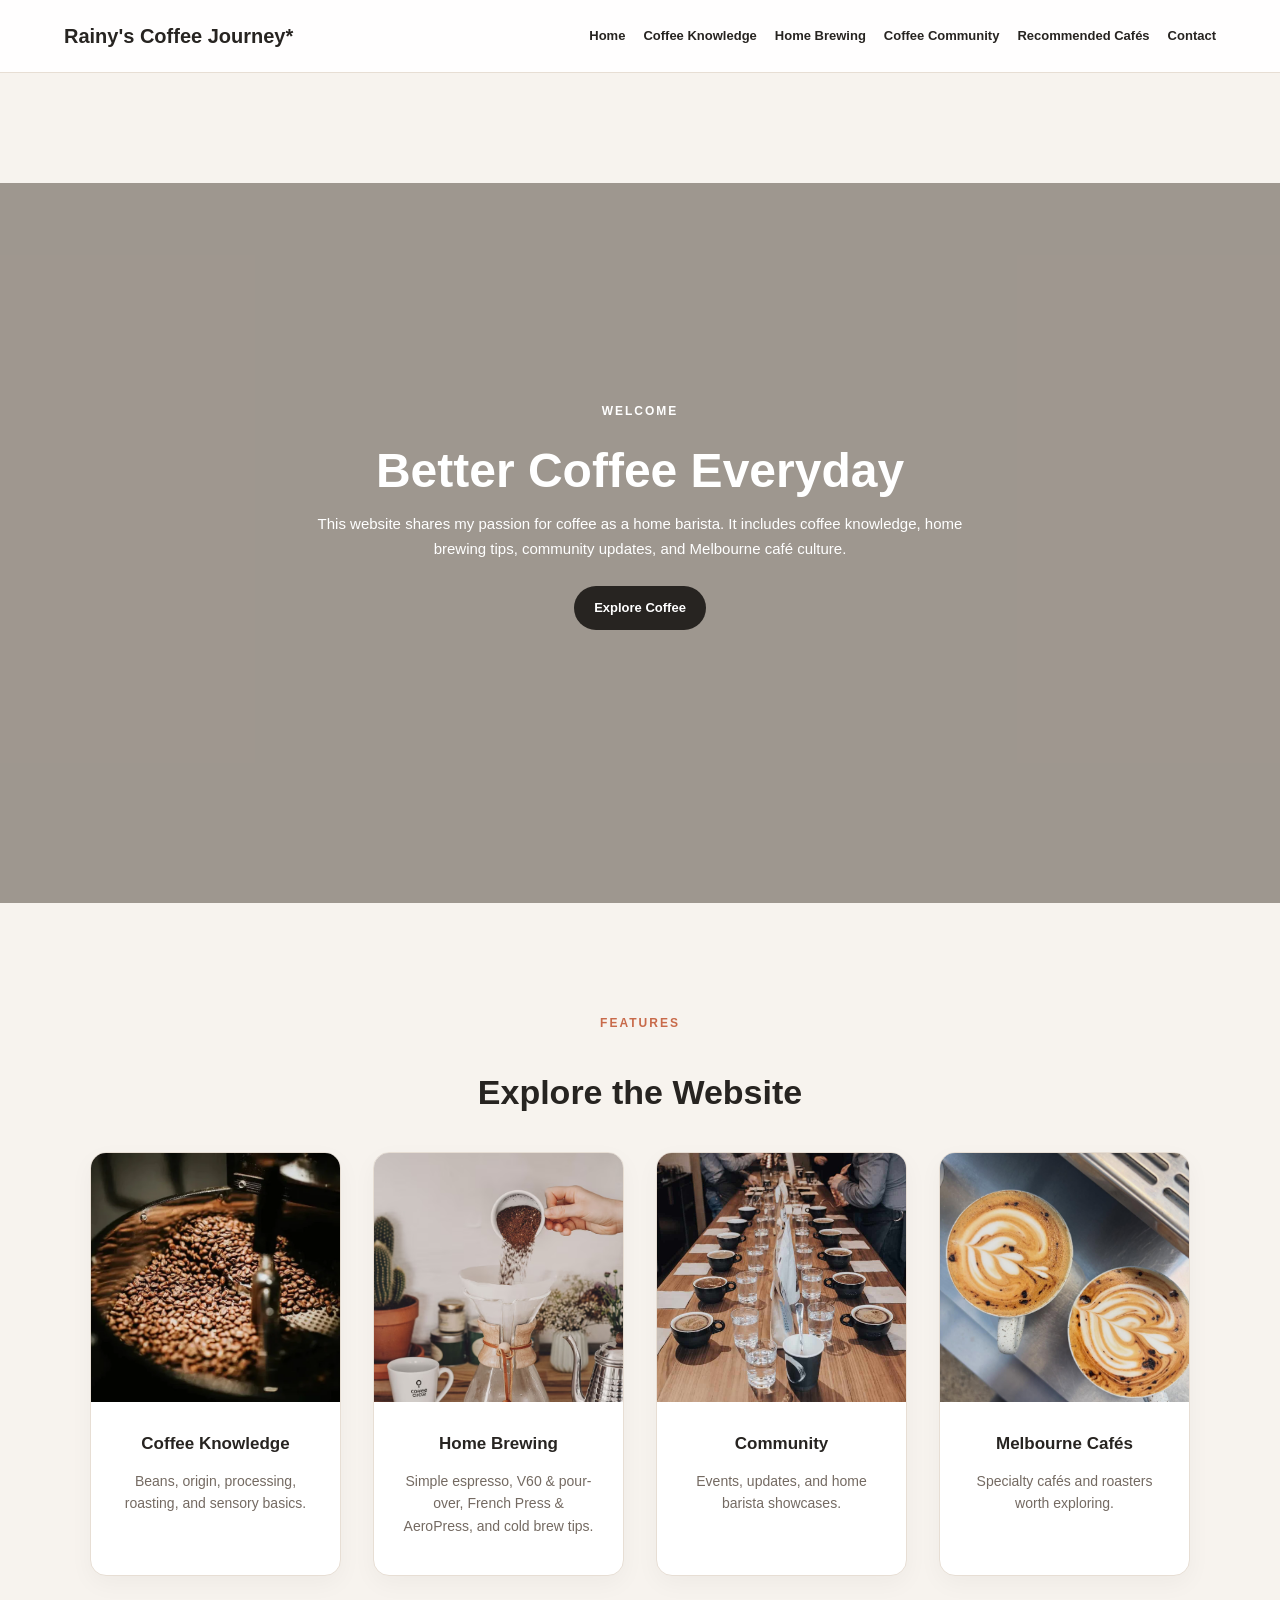
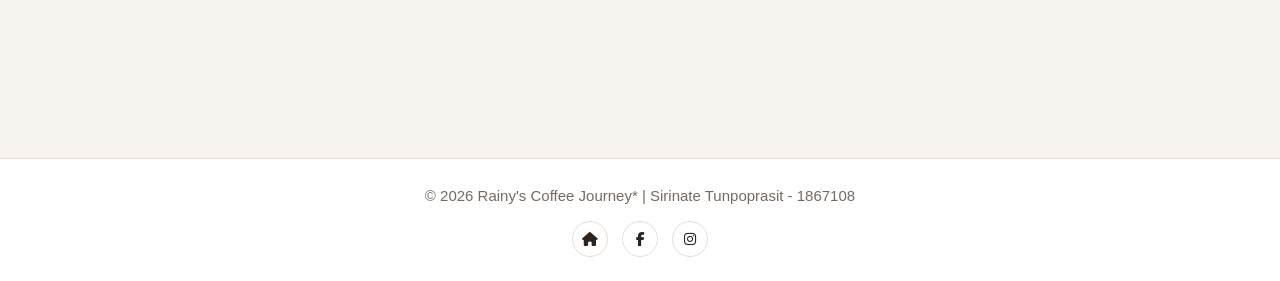
<file: index.html>
<!-- Sirinate Tunpoprasit - student id: 1867108 -->
<!-- This is the home page of my website. The page introduces the website with a hero video/banner, featured sections,
and navigation links to Basic Coffee Knowledge, Home Brewing Methods, Melbourne Cafés, Coffee Community, and Contact pages.
It is designed to provide a clean and modern specialty coffee experience for users -->

<!DOCTYPE html>
<html lang="en">
<head>
    <meta charset="UTF-8"> 
    <meta name="viewport" content="width=device-width, initial-scale=1.0">
    <title>Rainy's Coffee Journey* | Home</title>
    <link rel="stylesheet" href="style.css">
    <link rel="stylesheet" href="https://cdnjs.cloudflare.com/ajax/libs/font-awesome/6.5.0/css/all.min.css"> <!-- Font Awesome for social media icons in the footer -->
</head>
<body>

<header>
    <div class="container header-box">
        <h1>Rainy's Coffee Journey*</h1>
        <nav> <!-- Navigation menu used on all pages -->
            <a href="index.html">Home</a>
            <a href="02.basic.html">Coffee Knowledge</a>
            <a href="03.brewing.html">Home Brewing</a>
            <a href="04.community.html">Coffee Community</a>
            <a href="05.cafe.html">Recommended Cafés</a>
            <a href="06.contact.html">Contact</a>
        </nav>
    </div>
</header>

<main>
    <section class="welcome-video">
        <video autoplay muted loop playsinline>
            <source src="Rainy.mp4" type="video/mp4"> <!-- I added my video for background for welcome part -->
        </video>

        <div class="welcome-text">
            <p class="small-title">WELCOME</p>
            <h2>Better Coffee Everyday</h2>
            <p>This website shares my passion for coffee as a home barista. 
                It includes coffee knowledge, home brewing tips, community updates, and Melbourne café culture.</p>
            <a href="02.basic.html" class="button">Explore Coffee</a> <!-- Click button to explore coffee knowledge page -->
        </div>
    </section>

    <section class="container section-block">
        <p class="small-title">FEATURES</p>
        <h2>Explore the Website</h2>
        <div class="feature-box"> <!-- Show up features for all contents in my website, Coffee knowledge, Home brewing tips, Community updates, and recommended cafe around Melbourne -->
            <a href="02.basic.html" class="feature-card">
                <img src="knowledge.jpg" alt="Coffee knowledge">
                <h3>Coffee Knowledge</h3>
                <p>Beans, origin, processing, roasting, and sensory basics.</p>
            </a>
            <a href="03.brewing.html" class="feature-card">
                <img src="brewing.jpg" alt="Brewing coffee">
                <h3>Home Brewing</h3>
                <p>Simple espresso, V60 & pour-over, French Press & AeroPress, and cold brew tips.</p>
            </a>
            <a href="04.community.html" class="feature-card">
                <img src="community.jpg" alt="Coffee community">
                <h3>Community</h3>
                <p>Events, updates, and home barista showcases.</p>
            </a>
            <a href="05.cafe.html" class="feature-card">
                <img src="cafe.jpg" alt="Specialty cafe">
                <h3>Melbourne Cafés</h3>
                <p>Specialty cafés and roasters worth exploring.</p>
            </a>
        </div>
    </section>
</main>

<footer class="footer"> <!-- Footer with copyright and social media links -->
    <div class="footer-bottom">
        <p>&copy; 2026 Rainy's Coffee Journey* | Sirinate Tunpoprasit - 1867108</p>
    </div>

    <div class="footer-social"> <!-- Social media links are showing by icons -->
        <a href="index.html" class="home-btn"><i class="fa fa-home"></i></a> <!-- Home button to navigate back to the home page -->
        <a href="https://www.facebook.com/Siri.Jibibabazzz/" target="_blank" aria-label="Facebook">
            <i class="fab fa-facebook-f"></i></a>
        <a href="https://www.instagram.com/jibibabazzz/" target="_blank" aria-label="Instagram">
            <i class="fab fa-instagram"></i></a>
    </div>
</footer>

</body>
</html>
</file>
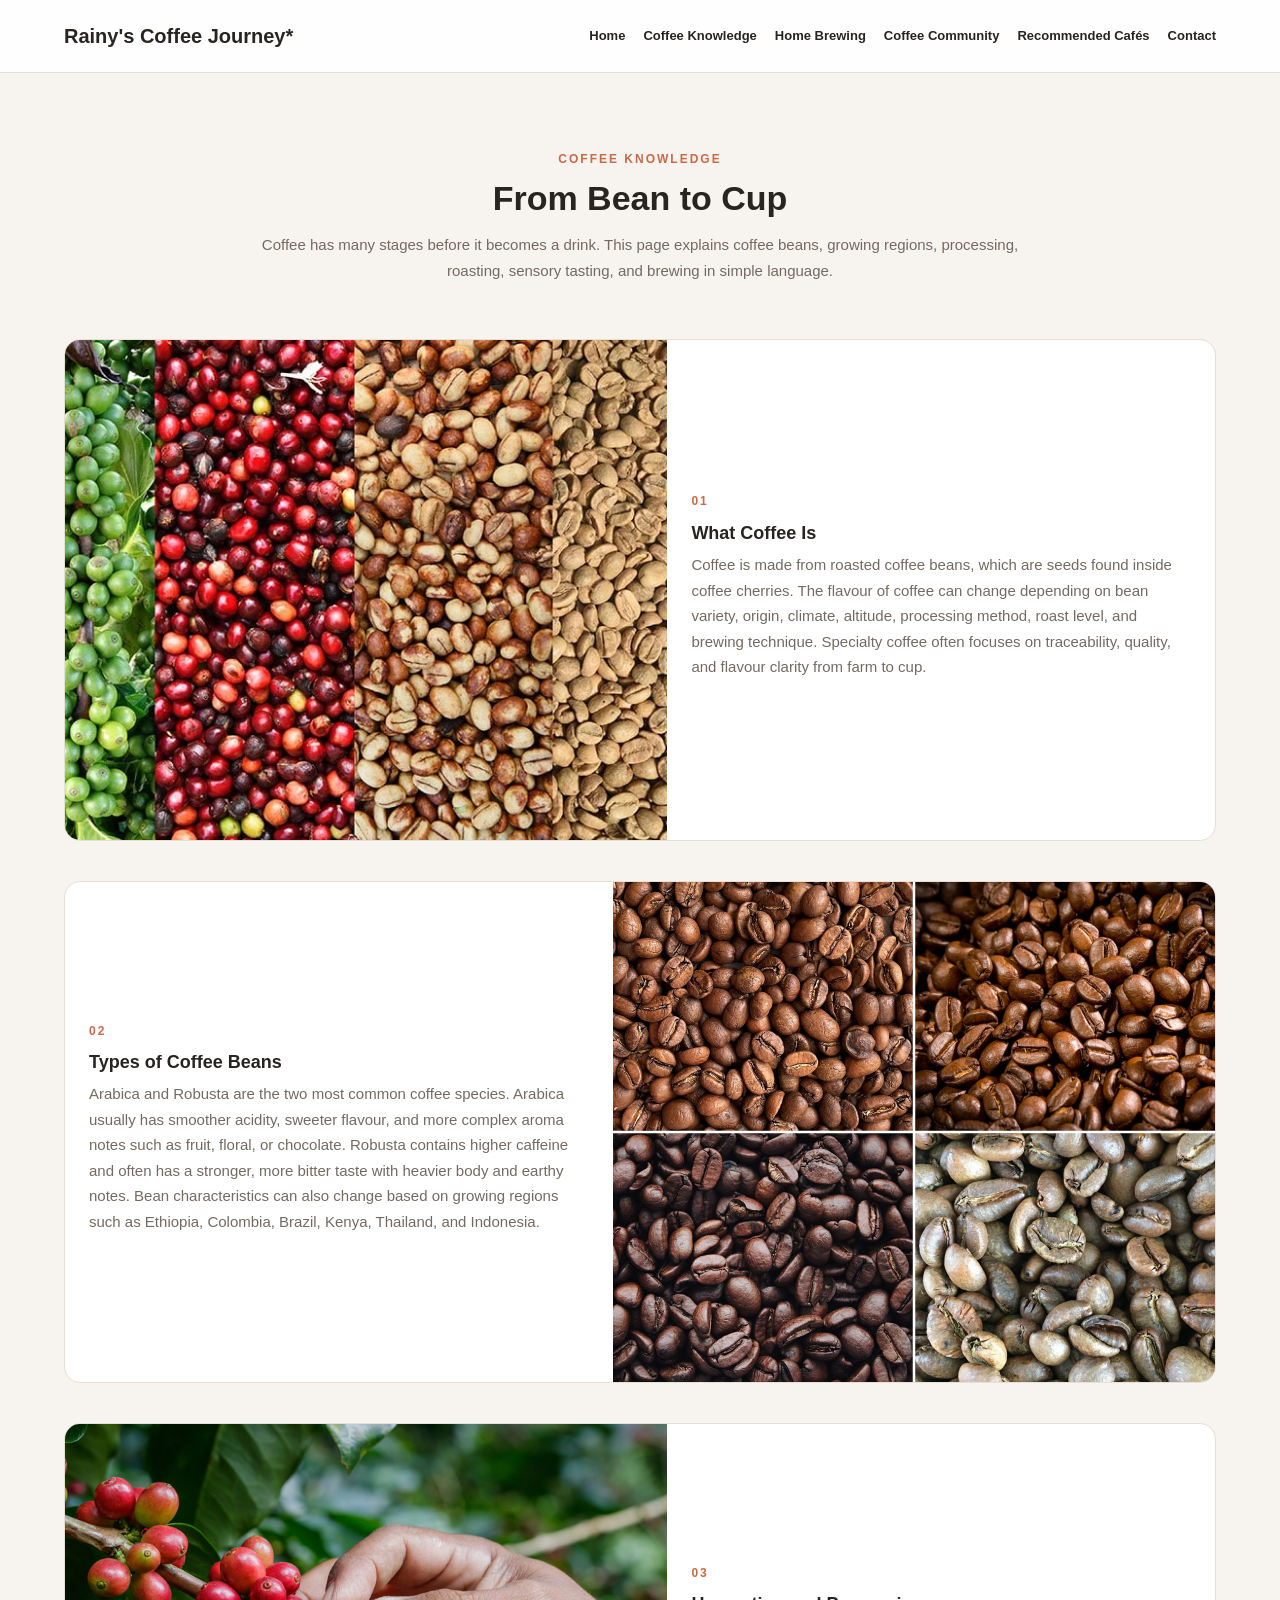
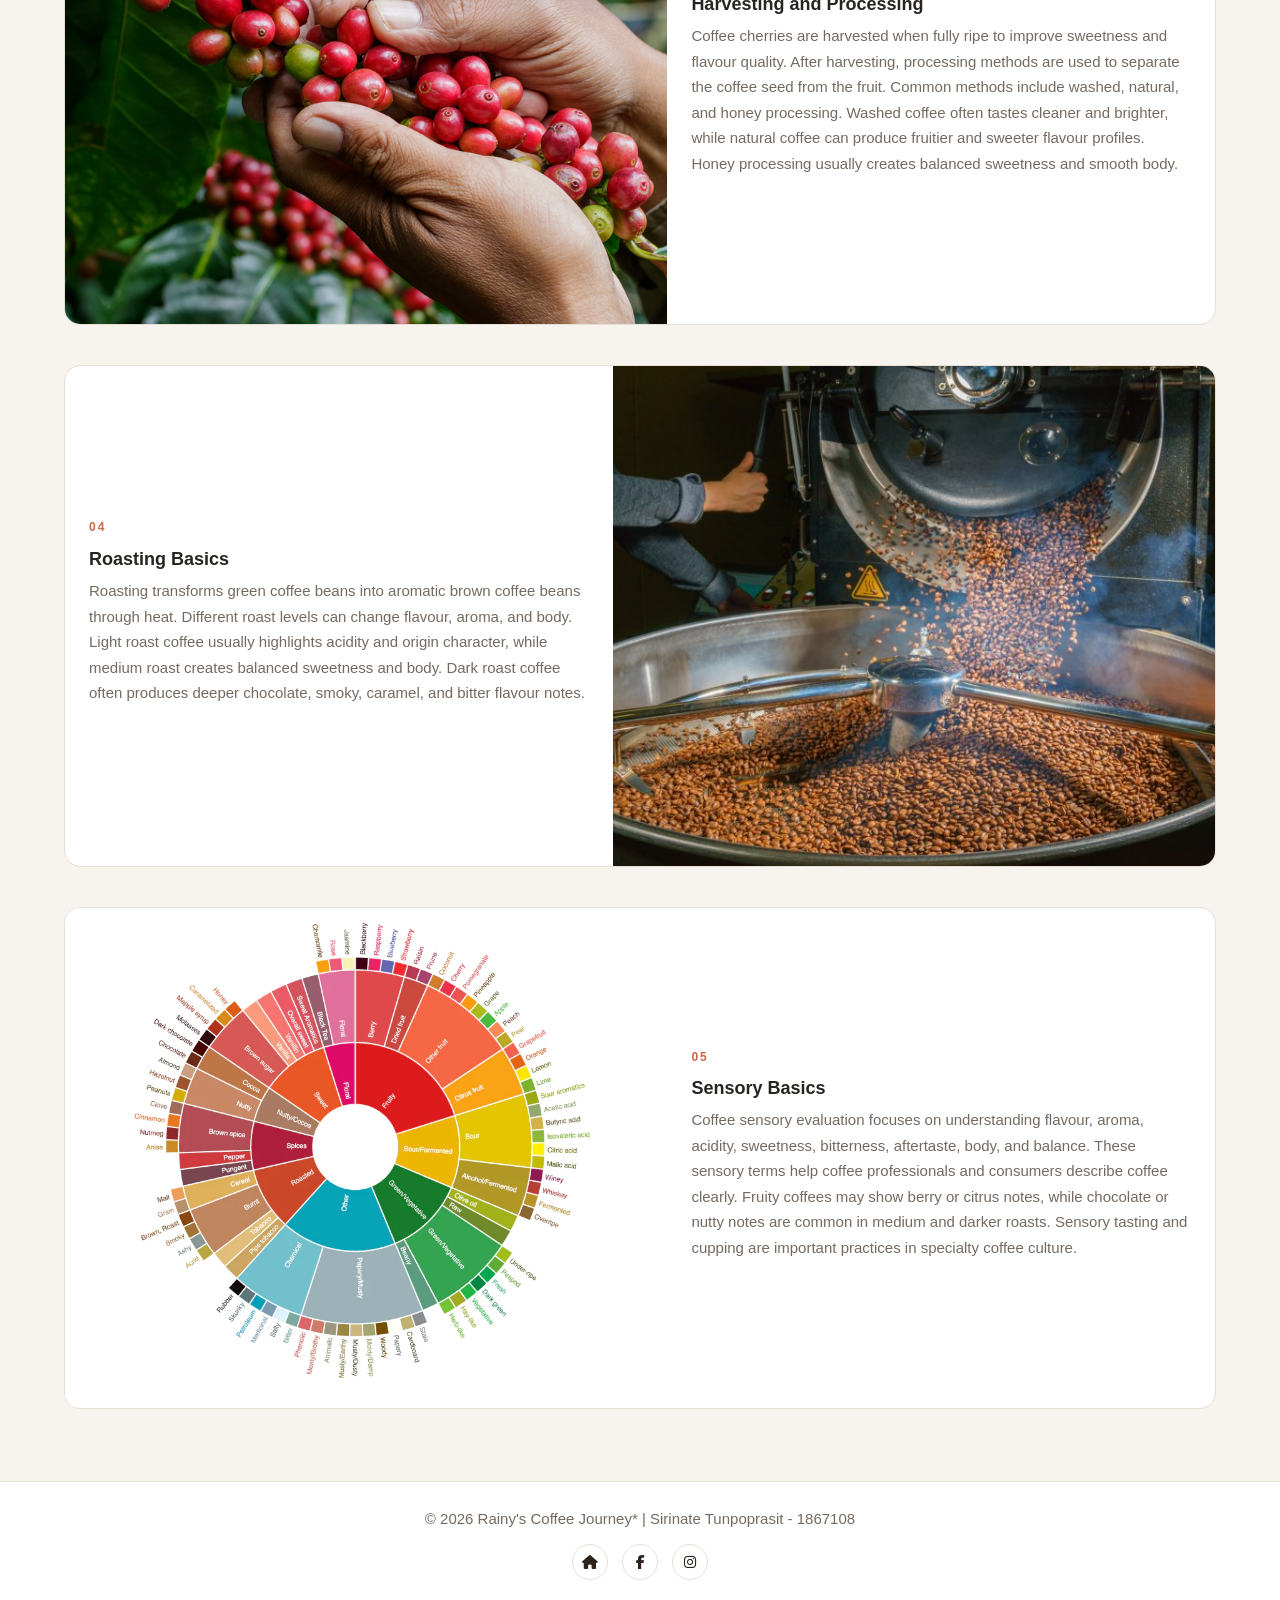
<file: 02.basic.html>
<!-- Sirinate Tunpoprasit - student id: 1867108 -->
<!-- This page introduces basic coffee knowledge, including coffee beans, roasting levels, processing methods,
and flavour profiles to help users better understand specialty coffee culture. -->

<!DOCTYPE html>
<html lang="en">
<head>
    <meta charset="UTF-8">
    <meta name="viewport" content="width=device-width, initial-scale=1.0">
    <title>Rainy's Coffee Journey* | Coffee Knowledge</title>
    <link rel="stylesheet" href="style.css">
    <link rel="stylesheet" href="https://cdnjs.cloudflare.com/ajax/libs/font-awesome/6.5.0/css/all.min.css">
</head>
<body>

<header>
    <div class="container header-box">
        <h1>Rainy's Coffee Journey*</h1>
        <nav> <!-- Navigation menu used on all pages -->
            <a href="index.html">Home</a>
            <a href="02.basic.html">Coffee Knowledge</a>
            <a href="03.brewing.html">Home Brewing</a>
            <a href="04.community.html">Coffee Community</a>
            <a href="05.cafe.html">Recommended Cafés</a>
            <a href="06.contact.html">Contact</a>
        </nav>
    </div>
</header>

<main class="container">
    <section class="page-intro">
        <p class="small-title">COFFEE KNOWLEDGE</p>
        <h2>From Bean to Cup</h2>
        <p>Coffee has many stages before it becomes a drink. This page explains coffee beans, growing regions, processing, roasting, sensory tasting, 
            and brewing in simple language.</p>
    </section>

    <section class="large-topic">
        <img src="bean.jpg" alt="Coffee beans">
        <div>
            <p class="small-title">01</p>
            <h3>What Coffee Is</h3>
            <p>Coffee is made from roasted coffee beans, which are seeds found inside coffee cherries.
                The flavour of coffee can change depending on bean variety, origin, climate,
                altitude, processing method, roast level, and brewing technique.
                Specialty coffee often focuses on traceability, quality, and flavour clarity from farm to cup.</p>
        </div>
    </section>

    <section class="large-topic reverse">
        <img src="arabica-robusta.jpg" alt="Arabica and Robusta beans">
        <div>
            <p class="small-title">02</p>
            <h3>Types of Coffee Beans</h3>
            <p>Arabica and Robusta are the two most common coffee species.
                Arabica usually has smoother acidity, sweeter flavour, and more complex aroma notes such as fruit, floral, or chocolate.
                Robusta contains higher caffeine and often has a stronger, more bitter taste with heavier body and earthy notes.
                Bean characteristics can also change based on growing regions such as Ethiopia, Colombia, Brazil, Kenya, Thailand, and Indonesia.</p>
        </div>
    </section>

    <section class="large-topic">
        <img src="harvest.jpg" alt="Coffee harvesting">
        <div>
            <p class="small-title">03</p>
            <h3>Harvesting and Processing</h3>
            <p>Coffee cherries are harvested when fully ripe to improve sweetness and flavour quality.
                After harvesting, processing methods are used to separate the coffee seed from the fruit.
                Common methods include washed, natural, and honey processing.
                Washed coffee often tastes cleaner and brighter, while natural coffee can produce fruitier and sweeter flavour profiles.
                Honey processing usually creates balanced sweetness and smooth body.</p>
        </div>
    </section>

    <section class="large-topic reverse">
        <img src="roasting.jpg" alt="Coffee roasting">
        <div>
            <p class="small-title">04</p>
            <h3>Roasting Basics</h3>
            <p>Roasting transforms green coffee beans into aromatic brown coffee beans through heat.
                Different roast levels can change flavour, aroma, and body.
                Light roast coffee usually highlights acidity and origin character, while medium roast creates balanced sweetness and body.
                Dark roast coffee often produces deeper chocolate, smoky, caramel, and bitter flavour notes.</p>
        </div>
    </section>

    <section class="large-topic">
        <img src="sensory.jpg" alt="Coffee sensory tasting">
        <div>
            <p class="small-title">05</p>
            <h3>Sensory Basics</h3>
            <p>Coffee sensory evaluation focuses on understanding flavour, aroma, acidity, sweetness, bitterness, aftertaste, body, and balance.
                These sensory terms help coffee professionals and consumers describe coffee clearly.
                Fruity coffees may show berry or citrus notes, while chocolate or nutty notes are common in medium and darker roasts.
                Sensory tasting and cupping are important practices in specialty coffee culture.</p>
        </div>
    </section>
</main>

<footer class="footer"> <!-- Footer with copyright and social media links -->
    <div class="footer-bottom">
        <p>&copy; 2026 Rainy's Coffee Journey* | Sirinate Tunpoprasit - 1867108</p>
    </div>

    <div class="footer-social"> <!-- Social media links are showing by icons -->
        <a href="index.html" class="home-btn"><i class="fa fa-home"></i></a> <!-- Home button to navigate back to the home page -->
        <a href="https://www.facebook.com/Siri.Jibibabazzz/" target="_blank" aria-label="Facebook">
            <i class="fab fa-facebook-f"></i></a>
        <a href="https://www.instagram.com/jibibabazzz/" target="_blank" aria-label="Instagram">
            <i class="fab fa-instagram"></i></a>
    </div>
</footer>

</body>
</html>
</file>
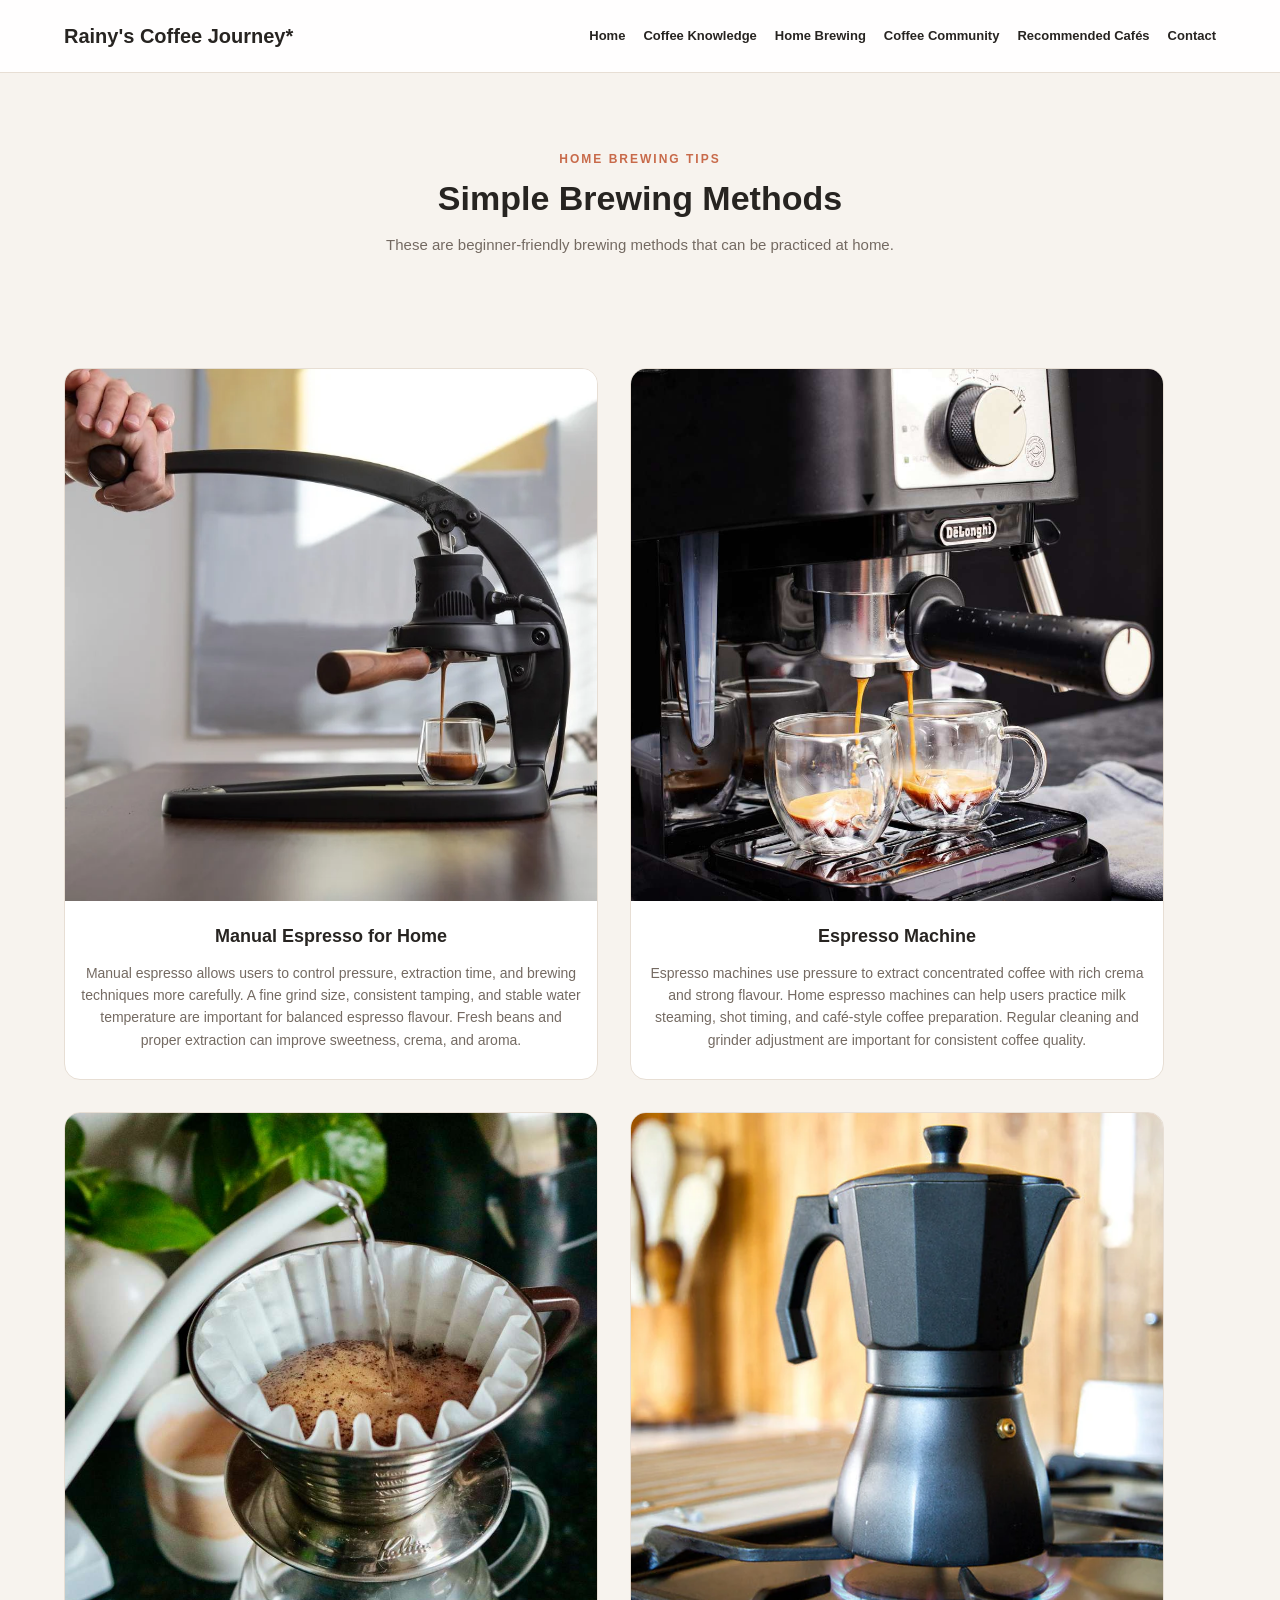
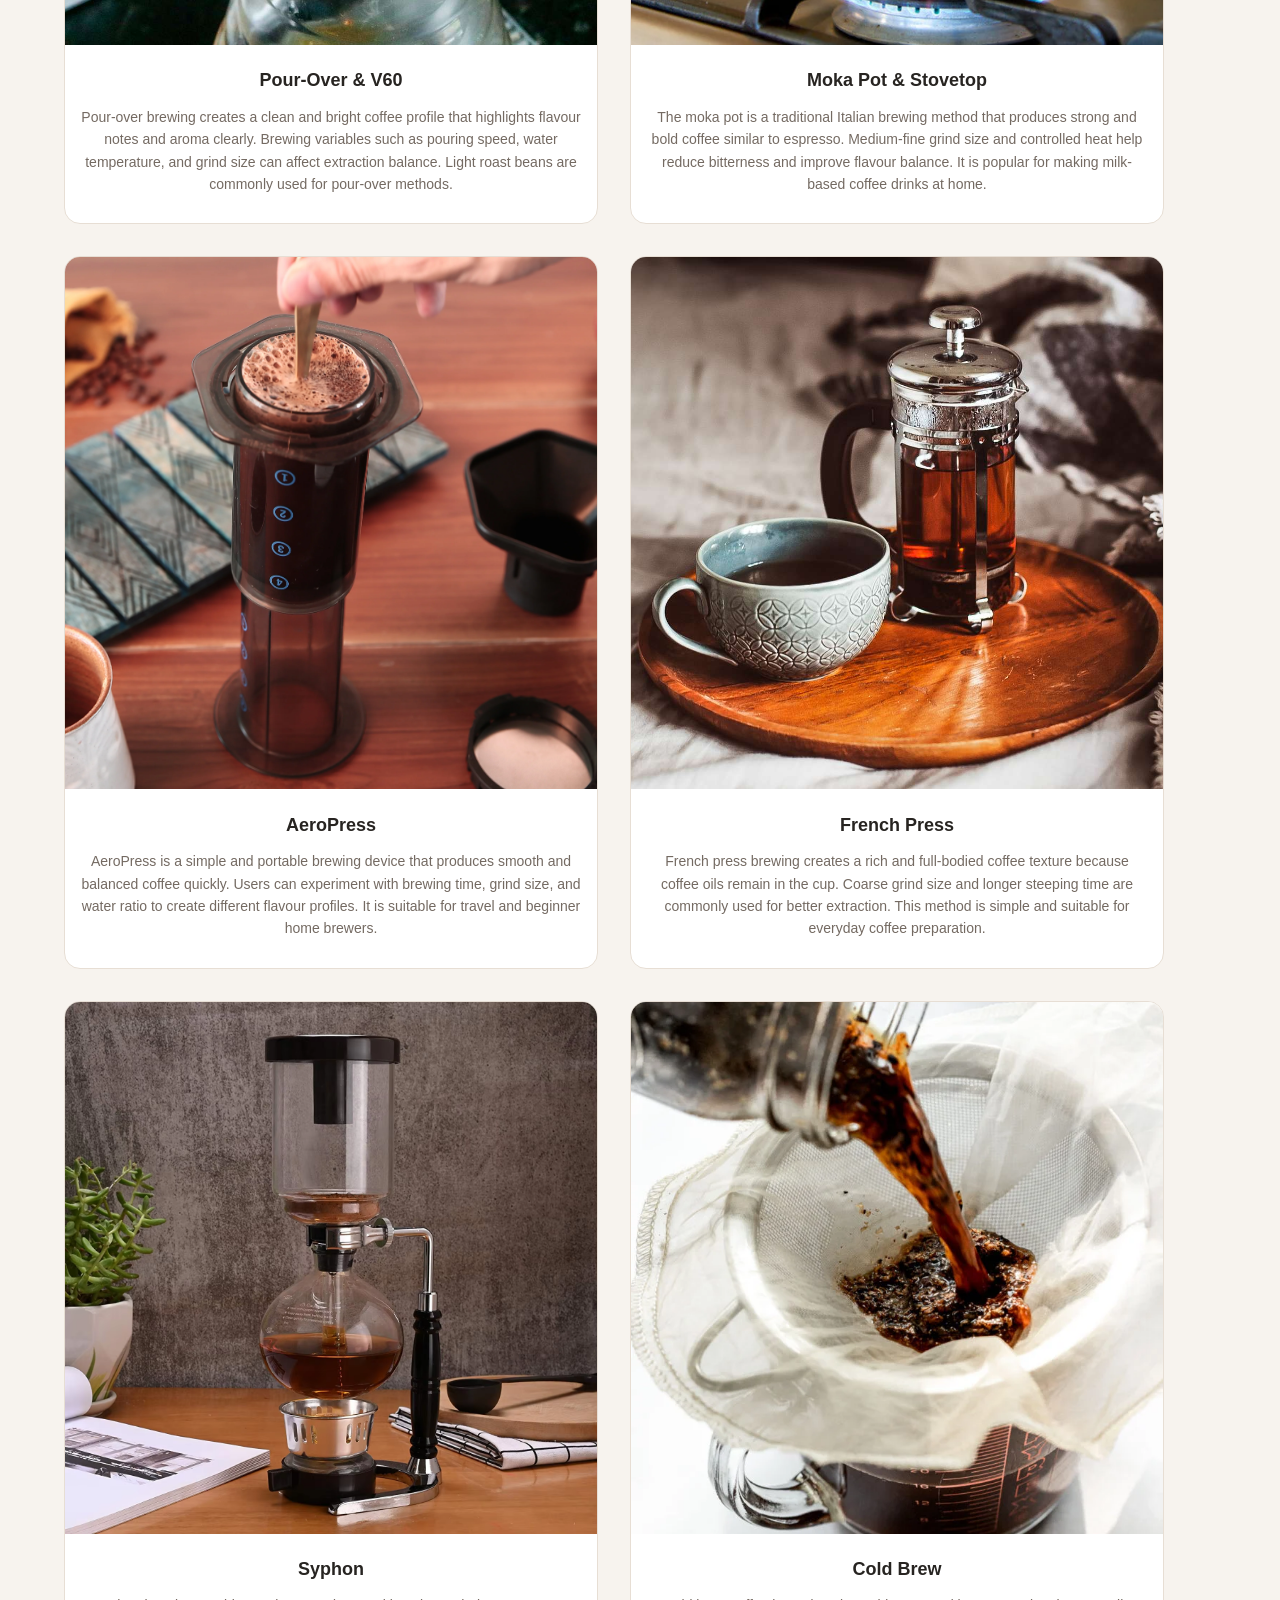
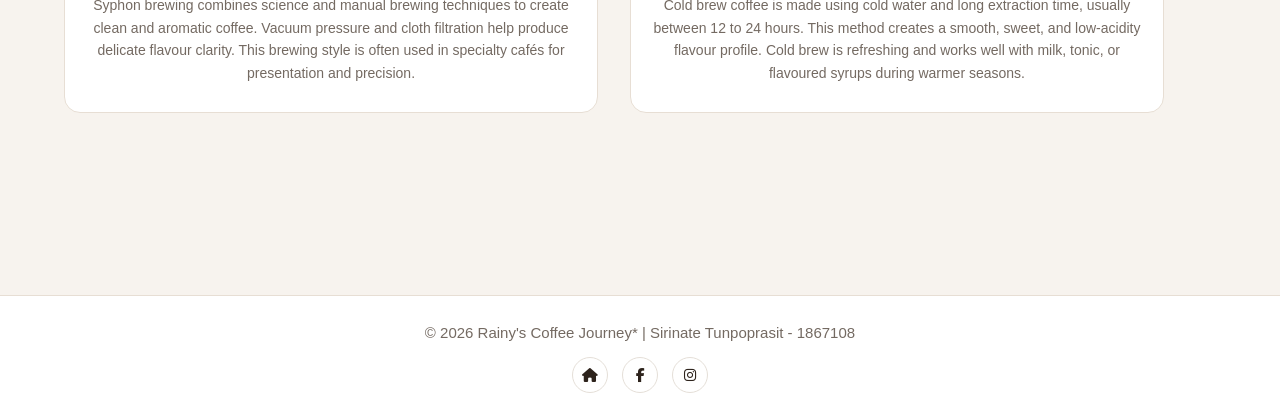
<file: 03.brewing.html>
<!-- Sirinate Tunpoprasit - student id: 1867108 -->
<!-- This page provides information about home brewing methods, coffee equipment, and brewing techniques to help users improve their coffee-making skills 
and understand different brewing styles. -->

<!DOCTYPE html>
<html lang="en">
<head>
    <meta charset="UTF-8">
    <meta name="viewport" content="width=device-width, initial-scale=1.0">
    <title>Rainy's Coffee Journey* | Brewing</title>
    <link rel="stylesheet" href="style.css">
    <link rel="stylesheet" href="https://cdnjs.cloudflare.com/ajax/libs/font-awesome/6.5.0/css/all.min.css">
</head>
<body>

<header>
    <div class="container header-box">
        <h1>Rainy's Coffee Journey*</h1>
        <nav> <!-- Navigation menu used on all pages -->
            <a href="index.html">Home</a>
            <a href="02.basic.html">Coffee Knowledge</a>
            <a href="03.brewing.html">Home Brewing</a>
            <a href="04.community.html">Coffee Community</a>
            <a href="05.cafe.html">Recommended Cafés</a>
            <a href="06.contact.html">Contact</a>
        </nav>
    </div>
</header>

<main class="container">
    <section class="page-intro">
        <p class="small-title">HOME BREWING TIPS</p>
        <h2>Simple Brewing Methods</h2>
        <p>These are beginner-friendly brewing methods that can be practiced at home.</p>
    </section>

    <section>
        <div class="card-box">
            <div class="card">
                <img src="fair.jpg" alt="Manual Espresso">
                <h3>Manual Espresso for Home</h3>
                <p>Manual espresso allows users to control pressure, extraction time, and brewing techniques more carefully. 
                    A fine grind size, consistent tamping, and stable water temperature are important for balanced espresso flavour.
                    Fresh beans and proper extraction can improve sweetness, crema, and aroma.</p>
            </div>
            <div class="card">
                <img src="espresso.jpg" alt="Espresso machine">
                <h3>Espresso Machine</h3>
                <p>Espresso machines use pressure to extract concentrated coffee with rich crema and strong flavour. 
                    Home espresso machines can help users practice milk steaming, shot timing, and café-style coffee preparation. 
                    Regular cleaning and grinder adjustment are important for consistent coffee quality.</p>
            </div>
            <div class="card">
                <img src="pourover.jpg" alt="Pour over coffee">
                <h3>Pour-Over & V60</h3>
                <p>Pour-over brewing creates a clean and bright coffee profile that highlights flavour notes and aroma clearly. 
                    Brewing variables such as pouring speed, water temperature, and grind size can affect extraction balance.
                    Light roast beans are commonly used for pour-over methods.</p>
            </div>
            <div class="card">
                <img src="mokapot.jpg" alt="Moka pot">
                <h3>Moka Pot & Stovetop</h3>
                <p>The moka pot is a traditional Italian brewing method that produces strong and bold coffee similar to espresso. 
                    Medium-fine grind size and controlled heat help reduce bitterness and improve flavour balance.
                    It is popular for making milk-based coffee drinks at home.</p>
            </div>
            <div class="card">
                <img src="aeropress.jpg" alt="AeroPress coffee">
                <h3>AeroPress</h3>
                <p>AeroPress is a simple and portable brewing device that produces smooth and balanced coffee quickly. 
                    Users can experiment with brewing time, grind size, and water ratio to create different flavour profiles.
                    It is suitable for travel and beginner home brewers.</p>
            </div>
            <div class="card">
                <img src="frenchpress.jpg" alt="French Press coffee">
                <h3>French Press</h3>
                <p>French press brewing creates a rich and full-bodied coffee texture because coffee oils remain in the cup.
                    Coarse grind size and longer steeping time are commonly used for better extraction.
                    This method is simple and suitable for everyday coffee preparation.</p>
            </div>
            <div class="card">
                <img src="syphon.jpg" alt="Syphon coffee">
                <h3>Syphon</h3>
                <p>Syphon brewing combines science and manual brewing techniques to create clean and aromatic coffee. 
                    Vacuum pressure and cloth filtration help produce delicate flavour clarity.
                    This brewing style is often used in specialty cafés for presentation and precision.
                </p>
            </div>
            <div class="card">
                <img src="coldbrew.jpg" alt="Cold brew coffee">
                <h3>Cold Brew</h3>
                <p>Cold brew coffee is made using cold water and long extraction time, usually between 12 to 24 hours. 
                    This method creates a smooth, sweet, and low-acidity flavour profile. 
                    Cold brew is refreshing and works well with milk, tonic, or flavoured syrups during warmer seasons.</p>
            </div>
        </div>
    </section>
</main>

<footer class="footer"> <!-- Footer with copyright and social media links -->
    <div class="footer-bottom">
        <p>&copy; 2026 Rainy's Coffee Journey* | Sirinate Tunpoprasit - 1867108</p>
    </div>

    <div class="footer-social"> <!-- Social media links are showing by icons -->
        <a href="index.html" class="home-btn"><i class="fa fa-home"></i></a> <!-- Home button to navigate back to the home page -->
        <a href="https://www.facebook.com/Siri.Jibibabazzz/" target="_blank" aria-label="Facebook">
            <i class="fab fa-facebook-f"></i></a>
        <a href="https://www.instagram.com/jibibabazzz/" target="_blank" aria-label="Instagram">
            <i class="fab fa-instagram"></i></a>
    </div>
</footer>

</body>
</html>
</file>
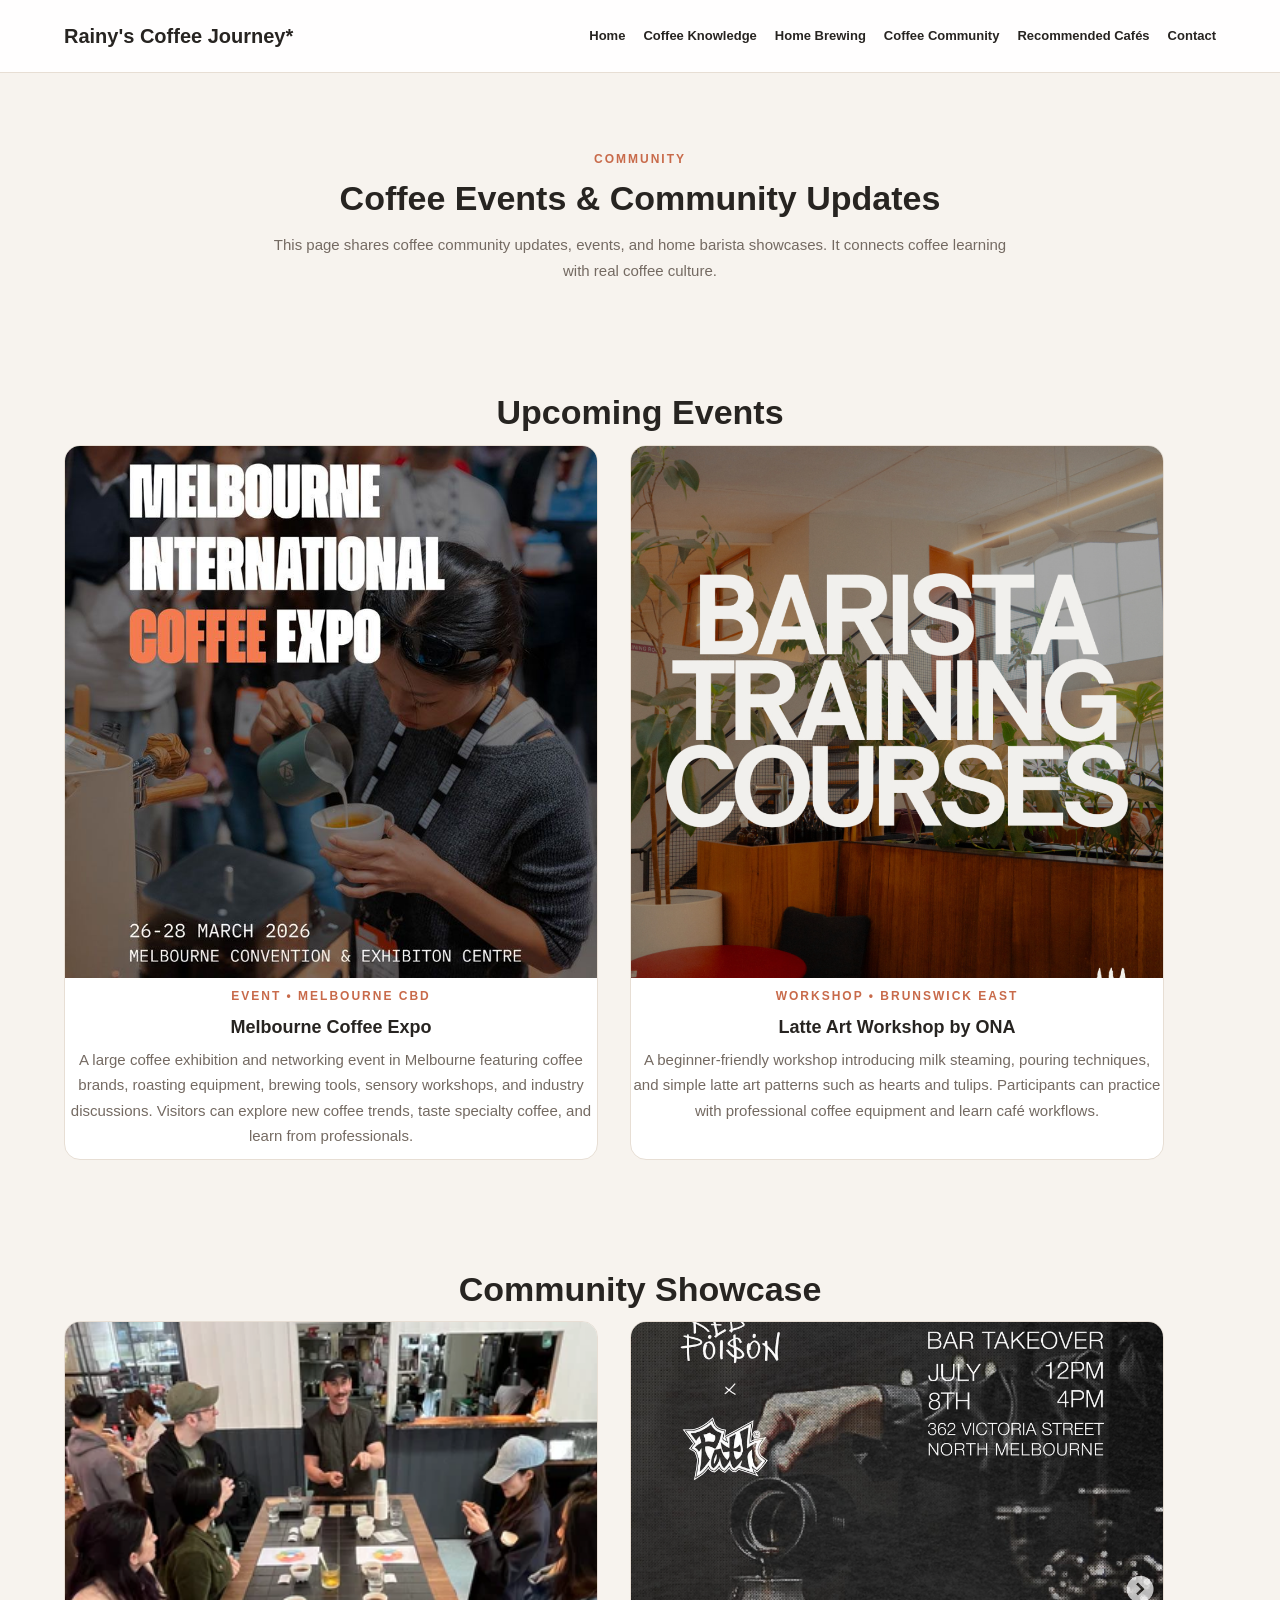
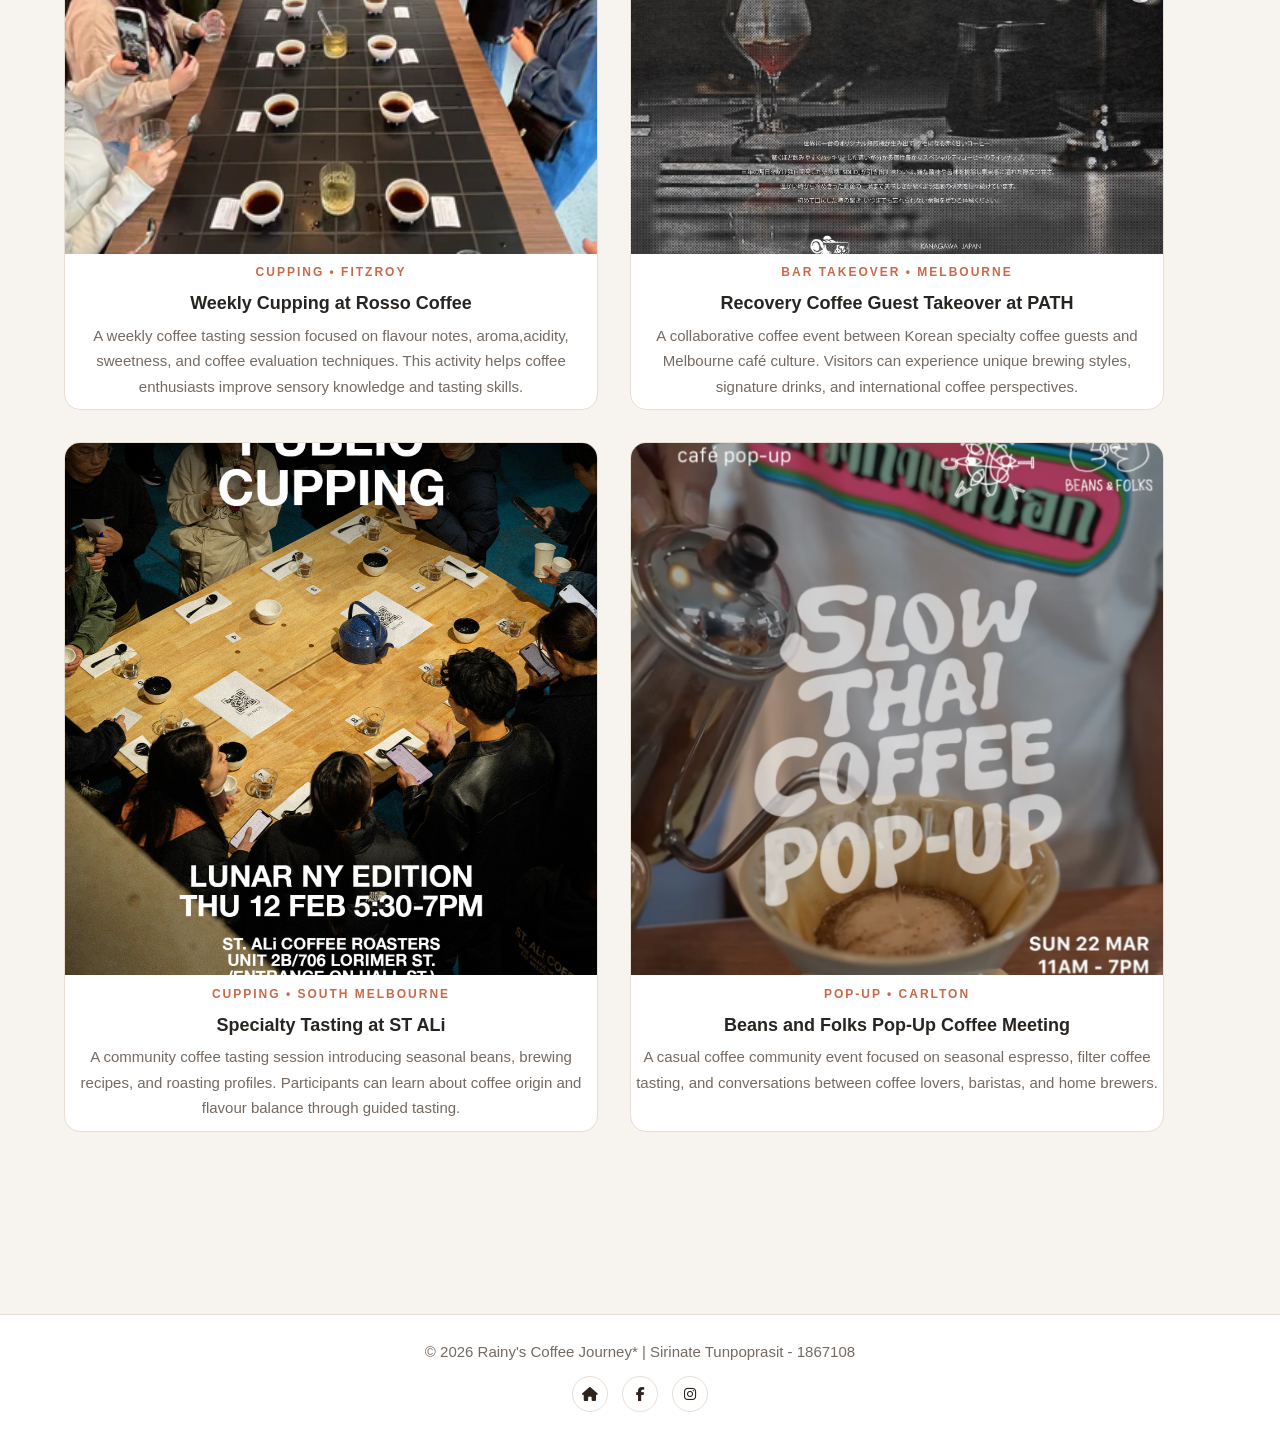
<file: 04.community.html>
<!-- Sirinate Tunpoprasit - student id: 1867108 -->
<!-- This page presents coffee community activities, events, workshops, and café collaborations to help users explore specialty coffee culture 
and connect with coffee enthusiasts. -->

<!DOCTYPE html>
<html lang="en">
<head>
    <meta charset="UTF-8">
    <meta name="viewport" content="width=device-width, initial-scale=1.0">
    <title>Rainy's Coffee Journey* | Community</title>
    <link rel="stylesheet" href="style.css">
    <link rel="stylesheet" href="https://cdnjs.cloudflare.com/ajax/libs/font-awesome/6.5.0/css/all.min.css">
</head>
<body>

<header>
    <div class="container header-box">
        <h1>Rainy's Coffee Journey*</h1>
        <nav> <!-- Navigation menu used on all pages -->
            <a href="index.html">Home</a>
            <a href="02.basic.html">Coffee Knowledge</a>
            <a href="03.brewing.html">Home Brewing</a>
            <a href="04.community.html">Coffee Community</a>
            <a href="05.cafe.html">Recommended Cafés</a>
            <a href="06.contact.html">Contact</a>
        </nav>
    </div>
</header>

<main class="container">
    <section class="page-intro">
        <p class="small-title">COMMUNITY</p>
        <h2>Coffee Events & Community Updates</h2>
        <p>This page shares coffee community updates, events, and home barista showcases.
            It connects coffee learning with real coffee culture.</p>
    </section>

    <section class="section-block">
        <h2>Upcoming Events</h2>
        <div class="news-grid">
            <article class="news-card">
            <a href="https://internationalcoffeeexpo.com/" target="_blank" rel="noopener noreferrer"><img src="event1.jpg" alt="Coffee festival"></a>
            <p class="small-title">EVENT • MELBOURNE CBD</p>
            <h3>Melbourne Coffee Expo</h3>
            <p>A large coffee exhibition and networking event in Melbourne featuring coffee brands,
            roasting equipment, brewing tools, sensory workshops, and industry discussions.
            Visitors can explore new coffee trends, taste specialty coffee, and learn from professionals.</p>
            </article>

            <article class="news-card">
            <a href="https://onacoffee.com.au/" target="_blank" rel="noopener noreferrer"><img src="event2.jpg" alt="Latte art workshop"></a>
            <p class="small-title">WORKSHOP • BRUNSWICK EAST</p>
            <h3>Latte Art Workshop by ONA</h3>
            <p>A beginner-friendly workshop introducing milk steaming, pouring techniques,
            and simple latte art patterns such as hearts and tulips.
            Participants can practice with professional coffee equipment and learn café workflows.</p>
            </article>
        </div>
    </section>

    <section class="section-block">
        <h2>Community Showcase</h2>
        <div class="news-grid">
            <article class="news-card">
            <a href="https://rossoroastingco.com.au/" target="_blank" rel="noopener noreferrer"><img src="commu1.jpg" alt="Coffee cupping"></a>
            <p class="small-title">CUPPING • FITZROY</p>
            <h3>Weekly Cupping at Rosso Coffee</h3>
            <p>A weekly coffee tasting session focused on flavour notes, aroma,acidity, sweetness, and coffee evaluation techniques.
            This activity helps coffee enthusiasts improve sensory knowledge and tasting skills.</p>
            </article>

            <article class="news-card">
            <a href="https://www.pathmelbourne.com/" target="_blank" rel="noopener noreferrer"><img src="commu2.jpg" alt="Coffee bar takeover"></a>
            <p class="small-title">BAR TAKEOVER • MELBOURNE</p>
            <h3>Recovery Coffee Guest Takeover at PATH</h3>
            <p>A collaborative coffee event between Korean specialty coffee guests and Melbourne café culture.
                Visitors can experience unique brewing styles, signature drinks, and international coffee perspectives.</p>
            </article>

            <article class="news-card">
            <a href="https://stali.com.au/" target="_blank" rel="noopener noreferrer"><img src="commu3.jpg" alt="Coffee tasting event"></a>
            <p class="small-title">CUPPING • SOUTH MELBOURNE</p>
            <h3>Specialty Tasting at ST ALi</h3>
            <p>A community coffee tasting session introducing seasonal beans, brewing recipes, and roasting profiles.
            Participants can learn about coffee origin and flavour balance through guided tasting.</p>
            </article>

            <article class="news-card">
            <a href="https://www.instagram.com/beansandfolks/" target="_blank" rel="noopener noreferrer"><img src="commu4.jpg" alt="Pop-up tasting event"></a>
            <p class="small-title">POP-UP • CARLTON</p>
            <h3>Beans and Folks Pop-Up Coffee Meeting</h3>
            <p>A casual coffee community event focused on seasonal espresso, filter coffee tasting, and conversations between coffee lovers,
            baristas, and home brewers.</p>
            </article>
        </div>
    </section>
</main>

<footer class="footer"> <!-- Footer with copyright and social media links -->
    <div class="footer-bottom">
        <p>&copy; 2026 Rainy's Coffee Journey* | Sirinate Tunpoprasit - 1867108</p>
    </div>

    <div class="footer-social"> <!-- Social media links are showing by icons -->
        <a href="index.html" class="home-btn"><i class="fa fa-home"></i></a> <!-- Home button to navigate back to the home page -->
        <a href="https://www.facebook.com/Siri.Jibibabazzz/" target="_blank" aria-label="Facebook">
            <i class="fab fa-facebook-f"></i></a>
        <a href="https://www.instagram.com/jibibabazzz/" target="_blank" aria-label="Instagram">
            <i class="fab fa-instagram"></i></a>
    </div>
</footer>

</body>
</html>
</file>
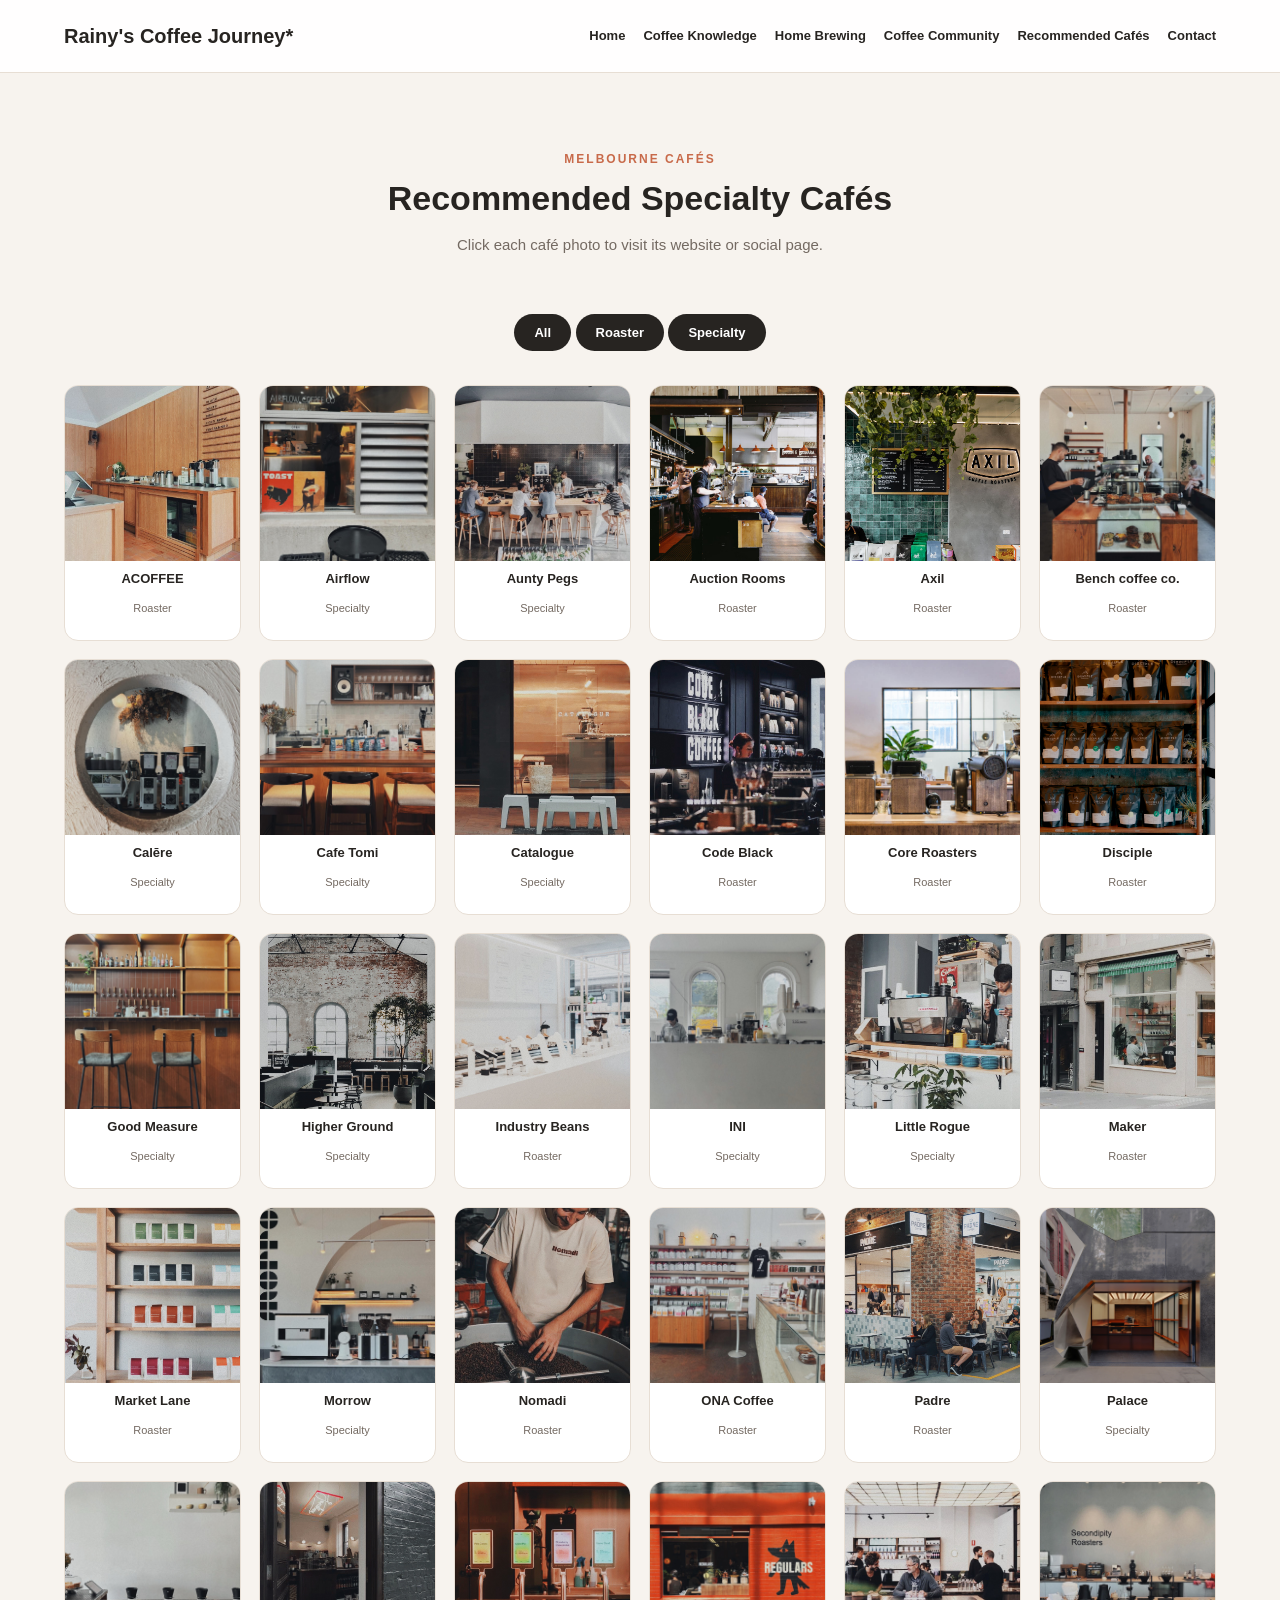
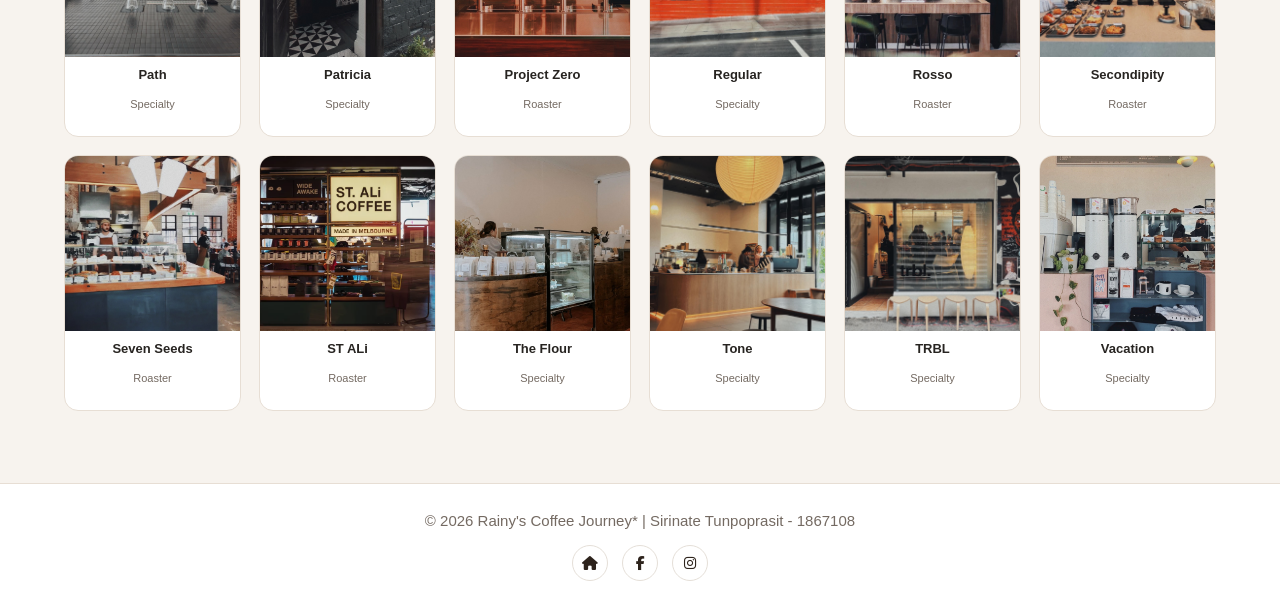
<file: 05.cafe.html>
<!-- Sirinate Tunpoprasit - student id: 1867108 -->
<!-- This page introduces recommended specialty coffee cafés around Melbourne, allowing users to explore different coffee styles,
café atmospheres, and tasting experiences. -->

<!DOCTYPE html>
<html lang="en">
<head>
    <meta charset="UTF-8">
    <meta name="viewport" content="width=device-width, initial-scale=1.0">
    <title>Rainy's Coffee Journey* | Cafés</title>
    <link rel="stylesheet" href="style.css">
    <link rel="stylesheet" href="https://cdnjs.cloudflare.com/ajax/libs/font-awesome/6.5.0/css/all.min.css">
</head>
<body>

<header>
    <div class="container header-box">
        <h1>Rainy's Coffee Journey*</h1>
        <nav> <!-- Navigation menu used on all pages -->
            <a href="index.html">Home</a>
            <a href="02.basic.html">Coffee Knowledge</a>
            <a href="03.brewing.html">Home Brewing</a>
            <a href="04.community.html">Coffee Community</a>
            <a href="05.cafe.html">Recommended Cafés</a>
            <a href="06.contact.html">Contact</a>
        </nav>
    </div>
</header>

<main class="container">
    <section class="page-intro">
        <p class="small-title">MELBOURNE CAFÉS</p>
        <h2>Recommended Specialty Cafés</h2>
        <p>Click each café photo to visit its website or social page.</p>
    </section>

    <!-- Filter buttons help users search and view cafés more easily by separating them into categories such as All, Roaster, and Specialty. -->
    <div class="buttons">
        <button onclick="showCafe('all')">All</button>
        <button onclick="showCafe('roaster')">Roaster</button> 
        <button onclick="showCafe('specialty')">Specialty</button>
    </div>

    <div class="cafe-grid">
        <div class="cafe-card cafe roaster"><a href="https://acoffee.com.au/" target="_blank" rel="noopener noreferrer"><img src="acoffee.jpg" alt="ACOFFEE"></a><h3>ACOFFEE</h3><p>Roaster</p></div>
        <div class="cafe-card cafe specialty"><a href="https://airflowcoffeeco.au/" target="_blank" rel="noopener noreferrer"><img src="airflow.jpg" alt="Airflow"></a><h3>Airflow</h3><p>Specialty</p></div>
        <div class="cafe-card cafe specialty"><a href="https://proudmarycoffee.com.au/pages/aunty-pegs" target="_blank" rel="noopener noreferrer"><img src="auntypegs.jpg" alt="Aunty Pegs"></a><h3>Aunty Pegs</h3><p>Specialty</p></div>
        <div class="cafe-card cafe roaster"><a href="https://auctionroomscafe.com.au/" target="_blank" rel="noopener noreferrer"><img src="auctionrooms.jpg" alt="Auction Rooms"></a><h3>Auction Rooms</h3><p>Roaster</p></div>
        <div class="cafe-card cafe roaster"><a href="https://axilcoffee.com.au/" target="_blank" rel="noopener noreferrer"><img src="axil.jpg" alt="Axil"></a><h3>Axil</h3><p>Roaster</p></div>
        <div class="cafe-card cafe roaster"><a href="https://benchcoffee.co/" target="_blank" rel="noopener noreferrer"><img src="bench.jpg" alt="Bench coffee co."></a><h3>Bench coffee co.</h3><p>Roaster</p></div>
        <div class="cafe-card cafe specialty"><a href="https://www.calerecoffee.com.au/" target="_blank" rel="noopener noreferrer"><img src="calere.jpg" alt="Calēre"></a><h3>Calēre</h3><p>Specialty</p></div>
        <div class="cafe-card cafe specialty"><a href="https://cafetomi.com/" target="_blank" rel="noopener noreferrer"><img src="tomi.jpg" alt="Cafe Tomi"></a><h3>Cafe Tomi</h3><p>Specialty</p></div>
        <div class="cafe-card cafe specialty"><a href="https://www.cataloguemelb.com/" target="_blank" rel="noopener noreferrer"><img src="catalogue.jpg" alt="Catalogue"></a><h3>Catalogue</h3><p>Specialty</p></div>
        <div class="cafe-card cafe roaster"><a href="https://codeblackcoffee.com.au/" target="_blank" rel="noopener noreferrer"><img src="codeblack.jpg" alt="Code Black"></a><h3>Code Black</h3><p>Roaster</p></div>
        <div class="cafe-card cafe roaster"><a href="https://www.coreroasters.cc/" target="_blank" rel="noopener noreferrer"><img src="core.jpg" alt="Core Roasters"></a><h3>Core Roasters</h3><p>Roaster</p></div>
        <div class="cafe-card cafe roaster"><a href="https://www.discipleroasters.com.au/" target="_blank" rel="noopener noreferrer"><img src="disciple.jpg" alt="Disciple"></a><h3>Disciple</h3><p>Roaster</p></div>
        <div class="cafe-card cafe specialty"><a href="https://www.goodmeasure.au/" target="_blank" rel="noopener noreferrer"><img src="goodmeasure.jpg" alt="Good Measure"></a><h3>Good Measure</h3><p>Specialty</p></div>
        <div class="cafe-card cafe specialty"><a href="https://highergroundmelbourne.com.au/" target="_blank" rel="noopener noreferrer"><img src="higherground.jpg" alt="Higher Ground"></a><h3>Higher Ground</h3><p>Specialty</p></div>
        <div class="cafe-card cafe roaster"><a href="https://industrybeans.com/" target="_blank" rel="noopener noreferrer"><img src="industrybeans.jpg" alt="Industry Beans"></a><h3>Industry Beans</h3><p>Roaster</p></div>
        <div class="cafe-card cafe specialty"><a href="https://www.instagram.com/inicoffee_melbourne/" target="_blank" rel="noopener noreferrer"><img src="ini.jpg" alt="INI"></a><h3>INI</h3><p>Specialty</p></div>
        <div class="cafe-card cafe specialty"><a href="https://www.littlerogue.com.au/" target="_blank" rel="noopener noreferrer"><img src="littlerougue.jpg" alt="Little Rogue"></a><h3>Little Rogue</h3><p>Specialty</p></div>
        <div class="cafe-card cafe roaster"><a href="https://makercoffee.com.au/" target="_blank" rel="noopener noreferrer"><img src="maker.jpg" alt="Maker"></a><h3>Maker</h3><p>Roaster</p></div>
        <div class="cafe-card cafe roaster"><a href="https://marketlane.com.au/" target="_blank" rel="noopener noreferrer"><img src="marketlane.jpg" alt="Market Lane"></a><h3>Market Lane</h3><p>Roaster</p></div>
        <div class="cafe-card cafe specialty"><a href="https://www.instagram.com/morrowcoffee_melb/" target="_blank" rel="noopener noreferrer"><img src="morrow.jpg" alt="Morrow"></a><h3>Morrow</h3><p>Specialty</p></div>
        <div class="cafe-card cafe roaster"><a href="https://nomadi.com.au/" target="_blank" rel="noopener noreferrer"><img src="nomadi.jpg" alt="Nomadi"></a><h3>Nomadi</h3><p>Roaster</p></div>
        <div class="cafe-card cafe roaster"><a href="https://onacoffee.com.au/" target="_blank" rel="noopener noreferrer"><img src="ona.jpg" alt="ONA Coffee"></a><h3>ONA Coffee</h3><p>Roaster</p></div>
        <div class="cafe-card cafe roaster"><a href="https://www.padrecoffee.com.au/" target="_blank" rel="noopener noreferrer"><img src="padre.jpg" alt="Padre"></a><h3>Padre</h3><p>Roaster</p></div>
        <div class="cafe-card cafe specialty"><a href="https://www.instagram.com/palace_melbourne/" target="_blank" rel="noopener noreferrer"><img src="palace.jpg" alt="Palace"></a><h3>Palace</h3><p>Specialty</p></div>
        <div class="cafe-card cafe specialty"><a href="https://www.pathmelbourne.com/" target="_blank" rel="noopener noreferrer"><img src="path.jpg" alt="Path"></a><h3>Path</h3><p>Specialty</p></div>
        <div class="cafe-card cafe specialty"><a href="https://patriciacoffee.com.au/" target="_blank" rel="noopener noreferrer"><img src="patricia.jpg" alt="Patricia"></a><h3>Patricia</h3><p>Specialty</p></div>
        <div class="cafe-card cafe roaster"><a href="https://www.projectzero.coffee/" target="_blank" rel="noopener noreferrer"><img src="projectzero.jpg" alt="Project Zero"></a><h3>Project Zero</h3><p>Roaster</p></div>
        <div class="cafe-card cafe specialty"><a href="https://www.instagram.com/regularsmelb/" target="_blank" rel="noopener noreferrer"><img src="regular.jpg" alt="Regular"></a><h3>Regular</h3><p>Specialty</p></div>
        <div class="cafe-card cafe roaster"><a href="https://rossoroastingco.com.au/" target="_blank" rel="noopener noreferrer"><img src="rosso.jpg" alt="Rosso"></a><h3>Rosso</h3><p>Roaster</p></div>
        <div class="cafe-card cafe roaster"><a href="https://secondipityroasters.com.au/" target="_blank" rel="noopener noreferrer"><img src="second.jpg" alt="Secondipity"></a><h3>Secondipity</h3><p>Roaster</p></div>
        <div class="cafe-card cafe roaster"><a href="https://sevenseeds.com.au/" target="_blank" rel="noopener noreferrer"><img src="sevenseeds.jpg" alt="Seven Seeds"></a><h3>Seven Seeds</h3><p>Roaster</p></div>
        <div class="cafe-card cafe roaster"><a href="https://stali.com.au/" target="_blank" rel="noopener noreferrer"><img src="St Ali.jpg" alt="ST ALi"></a><h3>ST ALi</h3><p>Roaster</p></div>
        <div class="cafe-card cafe specialty"><a href="https://www.theflourmelbourne.com/" target="_blank" rel="noopener noreferrer"><img src="flour.jpg" alt="The Flour"></a><h3>The Flour</h3><p>Specialty</p></div>
        <div class="cafe-card cafe specialty"><a href="https://www.tonecoffeeroasters.au/" target="_blank" rel="noopener noreferrer"><img src="tone.jpg" alt="Tone"></a><h3>Tone</h3><p>Specialty</p></div>
        <div class="cafe-card cafe specialty"><a href="https://www.instagram.com/trbl.melbourne/" target="_blank" rel="noopener noreferrer"><img src="trbl.jpg" alt="TRBL"></a><h3>TRBL</h3><p>Specialty</p></div>
        <div class="cafe-card cafe specialty"><a href="https://vacationcoffee.com.au/" target="_blank" rel="noopener noreferrer"><img src="vacation.jpg" alt="Vacation"></a><h3>Vacation</h3><p>Specialty</p></div>
    </div>
</main>

<footer class="footer"> <!-- Footer with copyright and social media links -->
    <div class="footer-bottom">
        <p>&copy; 2026 Rainy's Coffee Journey* | Sirinate Tunpoprasit - 1867108</p>
    </div>

    <div class="footer-social"> <!-- Social media links are showing by icons -->
        <a href="index.html" class="home-btn"><i class="fa fa-home"></i></a> <!-- Home button to navigate back to the home page -->
        <a href="https://www.facebook.com/Siri.Jibibabazzz/" target="_blank" aria-label="Facebook">
            <i class="fab fa-facebook-f"></i></a>
        <a href="https://www.instagram.com/jibibabazzz/" target="_blank" aria-label="Instagram">
            <i class="fab fa-instagram"></i></a>
    </div>
</footer>

<script src="script.js"></script>
</body>
</html>
</file>
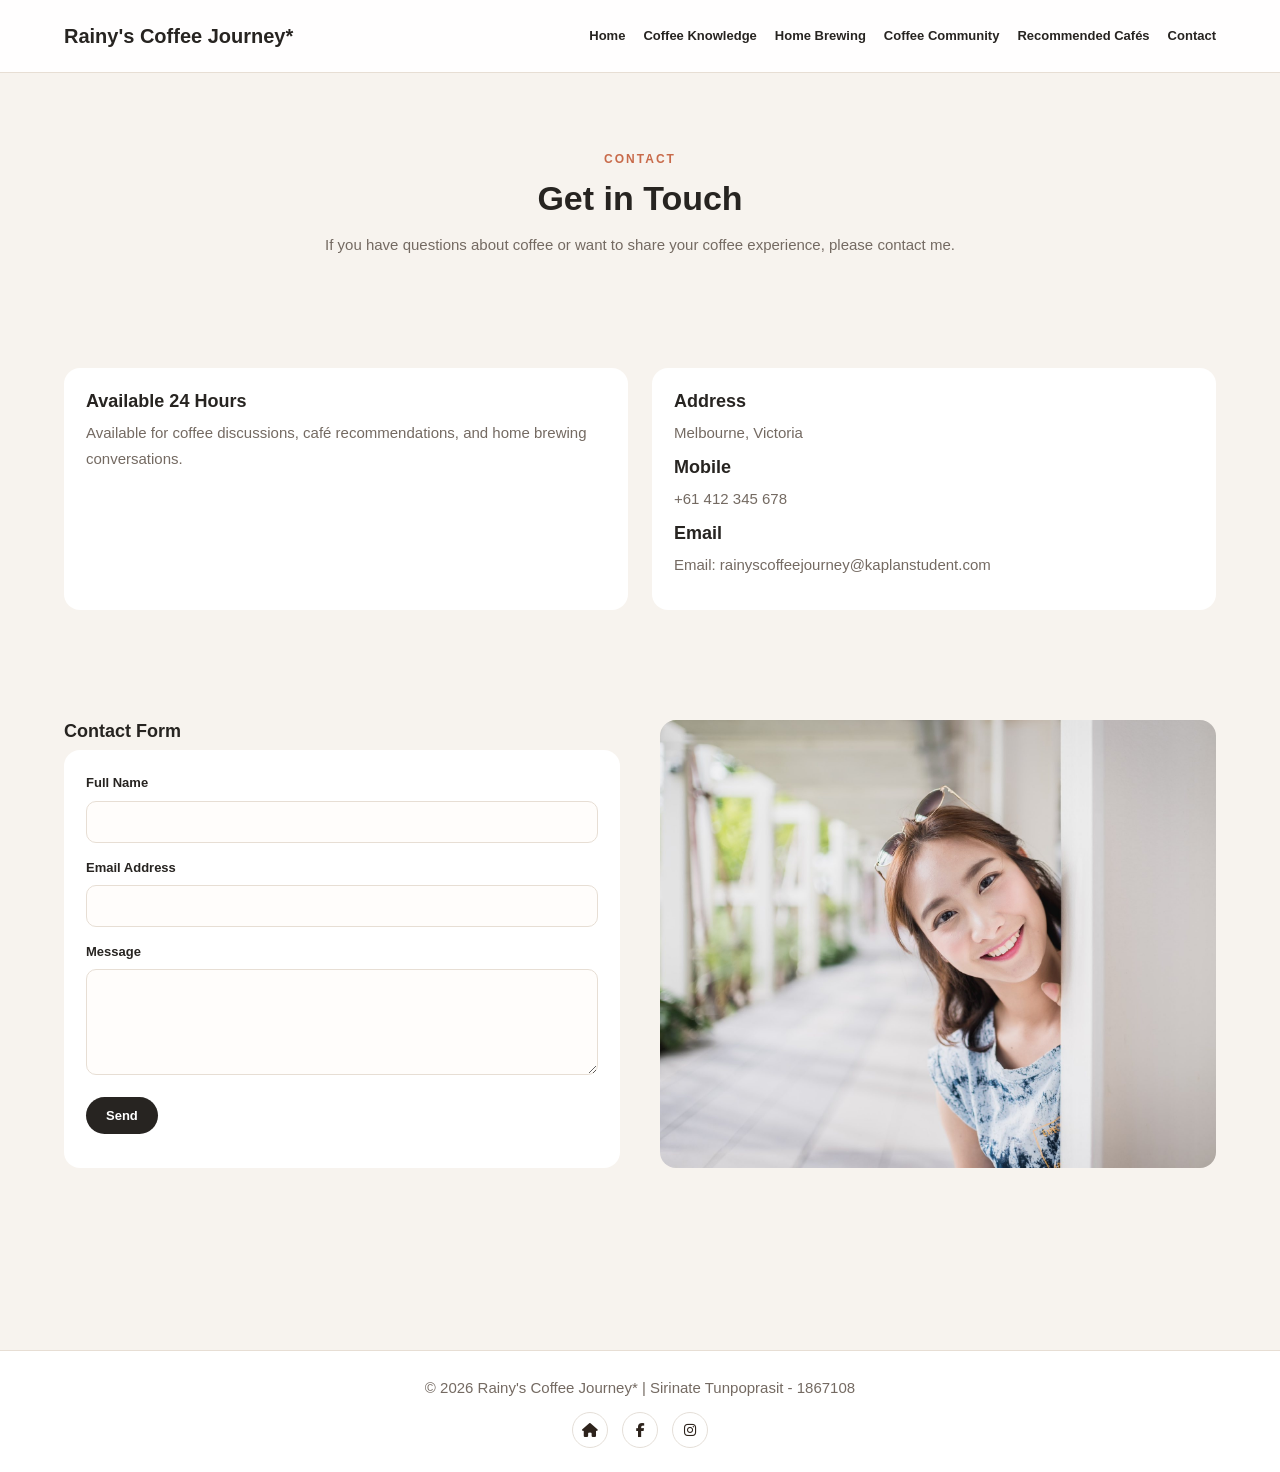
<file: 06.contact.html>
<!DOCTYPE html>
<html lang="en">
<head>
    <meta charset="UTF-8">
    <meta name="viewport" content="width=device-width, initial-scale=1.0">
    <title>Rainy's Coffee Journey* | Contact</title>
    <link rel="stylesheet" href="style.css">
    <link rel="stylesheet" href="https://cdnjs.cloudflare.com/ajax/libs/font-awesome/6.5.0/css/all.min.css">
</head>
<body>
<header>
    <div class="container header-box">
        <h1>Rainy's Coffee Journey*</h1>
        <nav> <!-- Navigation menu used on all pages -->
            <a href="index.html">Home</a>
            <a href="02.basic.html">Coffee Knowledge</a>
            <a href="03.brewing.html">Home Brewing</a>
            <a href="04.community.html">Coffee Community</a>
            <a href="05.cafe.html">Recommended Cafés</a>
            <a href="06.contact.html">Contact</a>
        </nav>
    </div>
</header>

<main class="container">
    <section class="page-intro">
        <p class="small-title">CONTACT</p>
        <h2>Get in Touch</h2>
        <p>If you have questions about coffee or want to share your coffee experience, please contact me.</p>
    </section>

    <section class="contact-info">
        <div><h3>Available 24 Hours</h3> <!-- Show up on left side -->
        <p>Available for coffee discussions, café recommendations, and home brewing conversations.</p></div>
        <div><h3>Address</h3> <p>Melbourne, Victoria</p> <!-- Show up on right side -->
            <h3>Mobile</h3><p>+61 412 345 678</p>
            <h3>Email</h3><p>Email: rainyscoffeejourney@kaplanstudent.com</p>
        </div>
    </section>

    <section class="contact-layout">
        <div class="contact-left">
            <h3>Contact Form</h3> <!-- Contact form allows users to send messages, questions, and coffee-related feedback through the website. -->
            <form id="contactForm">
                <label for="name">Full Name</label><input type="text" id="name">
                <label for="email">Email Address</label><input type="text" id="email">
                <label for="message">Message</label><textarea id="message" rows="5"></textarea>
                <button type="submit">Send</button><p id="formMessage"></p>
            </form>
        </div>
        <div class="contact-right"><img src="namfon.jpg" alt="Rainy profile"></div>
    </section>
</main>

<footer class="footer"> <!-- Footer with copyright and social media links -->
    <div class="footer-bottom">
        <p>&copy; 2026 Rainy's Coffee Journey* | Sirinate Tunpoprasit - 1867108</p>
    </div>

    <div class="footer-social"> <!-- Social media links are showing by icons -->
        <a href="index.html" class="home-btn"><i class="fa fa-home"></i></a> <!-- Home button to navigate back to the home page -->
        <a href="https://www.facebook.com/Siri.Jibibabazzz/" target="_blank" aria-label="Facebook">
            <i class="fab fa-facebook-f"></i></a>
        <a href="https://www.instagram.com/jibibabazzz/" target="_blank" aria-label="Instagram">
            <i class="fab fa-instagram"></i></a>
    </div>
</footer>

<script src="script.js"></script>
</body>
</html>
</file>
<file: style.css>
/* THEME COLORS AND FONT */
:root {
    --bg: #f7f3ee;
    --white: #ffffff;
    --cream: #efe7dc;
    --primary: #c86a4a;
    --dark: #272421;
    --text: #36312d;
    --soft-text: #746a62;
    --border: #e7ded4;
}

/* RESET AND BASE STYLE */
* {
    margin: 0;
    padding: 0;
    box-sizing: border-box;
}

body {
    font-family: "Avenir Next", Arial, sans-serif;
    background: var(--bg);
    color: var(--text);
    line-height: 1.7;
}

a {
    color: inherit;
    text-decoration: none;
}

a:hover {
    color: var(--primary);
}

.container {
    width: 90%;
    max-width: 1180px;
    margin: auto;
}

/* HEADER - ALL PAGES */
header {
    background: rgba(255, 255, 255, 0.96);
    border-bottom: 1px solid var(--border);
}

.header-box {
    min-height: 72px;
    display: flex;
    justify-content: space-between;
    align-items: center;
    gap: 24px;
}

/* HEADER, NAVIGATION BAR - ALL PAGES */
header h1 {
    font-size: 20px;
    font-weight: 600;
    color: var(--dark);
}

nav {
    display: flex;
    flex-wrap: wrap;
    gap: 18px;
}

nav a {
    font-size: 13px;
    font-weight: 600;
    color: var(--dark);
}

/* HOME PAGE - WELCOME VIDEO */
.welcome-video {
    position: relative;
    width: 100%;
    aspect-ratio: 16 / 9;
    overflow: hidden;
    background: var(--cream);
}

.welcome-video video {
    position: absolute;
    inset: 0;
    width: 100%;
    height: 100%;
    object-fit: cover;
}

.welcome-video::after {
    content: "";
    position: absolute;
    inset: 0;
    background: rgba(28, 22, 18, 0.38);
}

.welcome-text {
    position: relative;
    z-index: 1;
    max-width: 720px;
    margin: auto;
    text-align: center;
    padding: 17% 24px 0;
}

.welcome-text h2,
.welcome-text p,
.welcome-text .small-title {
    color: white;
}

.welcome-text h2 {
    font-size: 48px;
    line-height: 1.08;
    margin-bottom: 14px;
}

.welcome-text p {
    margin-bottom: 24px;
}

/* GENERAL PAGE SPACING AND TEXT */
main {
    padding-bottom: 72px;
}

section,
.section-block {
    margin: 110px auto;
}

.page-intro {
    max-width: 760px;
    margin: 76px auto 56px;
    text-align: center;
}

h2 {
    font-size: 34px;
    line-height: 1.15;
    font-weight: 600;
    color: var(--dark);
    margin-bottom: 14px;
}

h3 {
    font-size: 18px;
    line-height: 1.25;
    font-weight: 600;
    color: var(--dark);
    margin-bottom: 8px;
}

p {
    font-size: 15px;
    color: var(--soft-text);
    margin-bottom: 10px;
}

.small-title {
    font-size: 12px;
    letter-spacing: 2px;
    text-transform: uppercase;
    color: var(--primary);
    font-weight: 700;
    margin-bottom: 10px;
}

/* BUTTONS */
.button,
.buttons button,
form button {
    display: inline-block;
    background: var(--dark);
    color: white;
    border: none;
    padding: 11px 20px;
    border-radius: 999px;
    font-size: 13px;
    font-weight: 700;
    cursor: pointer;
}

.button:hover, /* For button hover effect */
.buttons button:hover,
form button:hover {
    background: var(--primary);
    color: white;
}

/* HOME PAGE - FEATURE SECTION */
.section-block {
    text-align: center;
}

.section-block h2 {
    max-width: 560px;
    margin: 0 auto 12px;
}

.section-block .small-title {
    display: block;
    text-align: center;
}

.section-block > p {
    max-width: 560px;
    margin: 0 auto 40px;
}

/* HOME PAGE - FEATURE CARDS */
.feature-box {
    display: grid;
    grid-template-columns: repeat(4, 1fr);
    gap: 32px;
    max-width: 1100px;
    margin: 40px auto 0;
}

.feature-card {
    background: var(--white);
    border: 1px solid var(--border);
    border-radius: 16px;
    overflow: hidden;
    text-align: center;
    box-shadow: 0 8px 24px rgba(0, 0, 0, 0.04);
    transition: all 0.3s ease;
}

.feature-card:hover { /* For feature card hover effect */
    transform: translateY(-6px);
    box-shadow: 0 14px 30px rgba(0, 0, 0, 0.08);
}

.feature-card img {
    width: 100%;
    aspect-ratio: 1 / 1;
    object-fit: cover;
}

.feature-card h3 {
    padding: 22px 22px 8px;
    font-size: 17px;
}

.feature-card p {
    padding: 0 24px 28px;
    font-size: 14px;
    line-height: 1.6;
    color: var(--soft-text);
    text-align: center;
}

/* COFFEE KNOWLEDGE PAGE */
.large-topic {
    display: grid;
    grid-template-columns: 1.1fr 1fr;
    gap: 0;
    align-items: center;
    background: var(--white);
    border: 1px solid var(--border);
    border-radius: 16px;
    padding: 0;
    overflow: hidden;
    margin: 40px auto 0;
}

.large-topic.reverse { /* For converse layout */
    grid-template-columns: 1fr 1.1fr;
}

.large-topic.reverse img {
    order: 2;
}
.large-topic div {
    padding: 24px;
}
.large-topic img {
    width: 100%;
    height: 500px;
    object-fit: cover;
    display: block;
}


/* BREWING AND COMMUNITY CARDS */
.card-box,
.news-grid {
    display: grid;
    grid-template-columns: repeat(2, 1fr);
    gap: 32px;
    max-width: 1100px;
}

.card,
.news-card {
    background: var(--white);
    border: 1px solid var(--border);
    border-radius: 16px;
    overflow: hidden;
    text-align: center;
    padding: 0;
    transition: all 0.3s ease;
}

.card:hover,
.news-card:hover { /* For brewing and community card hover effect */
    transform: translateY(-4px);
    box-shadow: 0 6px 20px rgba(0,0,0,0.04);
}

.card img,
.news-card img {
    width: 100%;
    aspect-ratio: 1 / 1;
    object-fit: cover;
}

.card h3 {
    padding: 16px 16px 6px;
    font-size: 18px;
    font-weight: 600;
}

.card p {
    padding: 0 16px 18px;
    font-size: 14px;
    line-height: 1.6;
}

/* CAFE PAGE */
.buttons {
    text-align: center;
    margin-bottom: 34px;
}

.cafe-grid {
    display: grid;
    grid-template-columns: repeat(6, 1fr);
    gap: 18px;
}

.cafe-card {
    background: var(--white);
    border: 1px solid var(--border);
    border-radius: 14px;
    padding: 0;
    overflow: hidden;
    text-align: center;
    transition: transform 0.2s ease;
}

.cafe-card:hover { /* For cafe card hover effect */
    transform: translateY(-4px);
    box-shadow: 0 6px 20px rgba(0,0,0,0.04);
}

.cafe-card img {
    width: 100%;
    aspect-ratio: 1 / 1;
    object-fit: cover;
    display: block;
}

.cafe-card h3 {
    font-size: 13px;
    padding: 10px 10px 4px;
}

.cafe-card p {
    font-size: 11px;
    padding-bottom: 12px;
}

/* CONTACT PAGE */
.contact-info {
    display: grid;
    grid-template-columns: repeat(2, 1fr);
    gap: 24px;
}

.contact-info div,
form {
    background: var(--white);
    border: none;
    border-radius: 16px;
    padding: 22px;
}

.contact-layout {
    display: grid;
    grid-template-columns: 1fr 1fr;
    gap: 40px;
    align-items: stretch;
}

.contact-right img {
    width: 100%;
    height: 100%;
    object-fit: cover;
    display: block;
    border-radius: 16px;
}

form label {
    display: block;
    margin-bottom: 6px;
    font-size: 13px;
    color: var(--dark);
    font-weight: 700;
}

form input,
form textarea {
    width: 100%;
    padding: 12px;
    border: 1px solid var(--border);
    margin-bottom: 14px;
    font-family: inherit;
    font-size: 14px;
    background: #fffdfb;
    border-radius: 10px;
}

form input:focus,
form textarea:focus {
    border-color: var(--primary);
    outline: none;
}

#formMessage {
    margin-top: 12px;
    font-weight: 600;
}

/* FOOTER - ALL PAGES */
footer {
    background: var(--white);
    border-top: 1px solid var(--border);
    text-align: center;
    padding: 24px;
}
.footer-social { /* For footer social media links */
    margin-top: 12px;
    display: flex;
    justify-content: center;
    gap: 14px;
}

.footer-social a {
    width: 36px;
    height: 36px;
    display: flex;
    align-items: center;
    justify-content: center;

    border-radius: 50%;
    background: #ffffff;
    color: #2d231c;

    font-size: 14px;
    text-decoration: none;

    border: 1px solid #e5dfd8;

    transition: all 0.25s ease;
}

.footer-social a:hover { /* For footer social media link hover effect */
    transform: translateY(-3px);
    background: #c97b5c;
    color: white;
    box-shadow: 0 6px 14px rgba(0,0,0,0.08);
}

/* RESPONSIVE DESIGN - Destop/ laptop/ mobile */
@media (max-width: 1000px) {
    .feature-box {
        grid-template-columns: repeat(2, 1fr);
    }

    .cafe-grid {
        grid-template-columns: repeat(4, 1fr);
    }
}

@media (max-width: 800px) {
    .header-box {
        align-items: flex-start;
        flex-direction: column;
    }

    nav {
        gap: 12px;
    }

    .welcome-text {
        padding-top: 14%;
    }

    .welcome-text h2 {
        font-size: 30px;
    }

    .large-topic,
    .large-topic.reverse,
    .card-box,
    .news-grid,
    .contact-info,
    .contact-layout {
        grid-template-columns: 1fr;
    }

    .large-topic.reverse img {
        order: 0;
    }

    .contact-right img {
        height: 320px;
    }
}

@media (max-width: 600px) {
    .container {
        width: 92%;
    }

    .welcome-video {
        aspect-ratio: 4 / 3;
        height: 500px;
    }

    .welcome-text {
        padding-top: 18%;
    }

    .welcome-text h2 {
        font-size: 26px;
    }

    .feature-box {
        grid-template-columns: 1fr;
    }

    h2 {
        font-size: 28px;
    }
}
</file>
